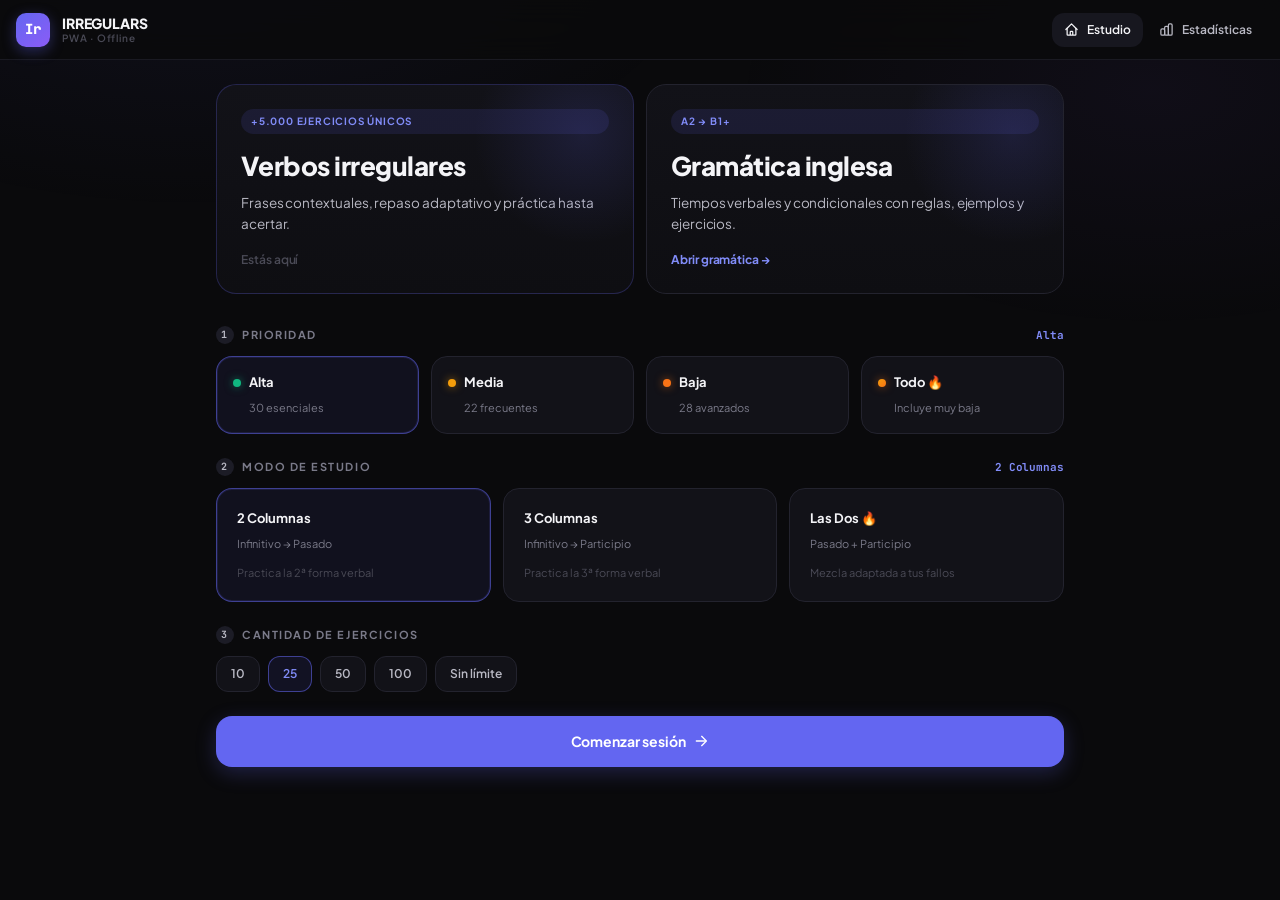
<file: index.html>
<!DOCTYPE html>
<html lang="es" class="dark">
<head>
  <meta charset="UTF-8" />
  <meta name="viewport" content="width=device-width, initial-scale=1.0, maximum-scale=1.0, user-scalable=no, viewport-fit=cover" />
  <title>IRREGULARS — Verbos irregulares en inglés</title>
  <meta name="description" content="Aprende los verbos irregulares en inglés con más de 5.000 ejercicios contextuales." />

  <link rel="manifest" href="manifest.json" />
  <meta name="theme-color" content="#0a0a0c" />
  <meta name="apple-mobile-web-app-capable" content="yes" />
  <meta name="apple-mobile-web-app-status-bar-style" content="black-translucent" />
  <meta name="apple-mobile-web-app-title" content="IRREGULARS" />

  <link rel="preconnect" href="https://fonts.googleapis.com" />
  <link rel="preconnect" href="https://fonts.gstatic.com" crossorigin />
  <link href="https://fonts.googleapis.com/css2?family=Plus+Jakarta+Sans:wght@400;500;600;700;800&family=JetBrains+Mono:wght@400;500;600;700&display=swap" rel="stylesheet" />

  <link rel="stylesheet" href="styles.css" />
</head>

<body class="app-body">

  <div id="splash-screen" class="splash" aria-hidden="true">
    <div class="splash__logo-wrap">
      <div class="splash__glow"></div>
      <div class="splash__logo"><span>Ir</span></div>
    </div>
    <h1 class="splash__title">IRREGULARS</h1>
    <p class="splash__subtitle">Domina los verbos irregulares</p>
    <div class="splash__bar">
      <div id="splash-progress" class="splash__bar-fill"></div>
    </div>
  </div>

  <header class="app-header">
    <button type="button" class="brand" aria-label="Ir al inicio">
      <span class="brand__logo">Ir</span>
      <span class="brand__text">
        <span class="brand__name">IRREGULARS</span>
        <span class="brand__tag">PWA · Offline</span>
      </span>
    </button>

    <nav class="topnav" aria-label="Navegación principal">
      <button type="button" id="nav-home" class="topnav__btn is-active">
        <svg viewBox="0 0 24 24" fill="none" stroke="currentColor" stroke-width="2" stroke-linecap="round" stroke-linejoin="round" aria-hidden="true">
          <path d="M3 12l2-2 7-7 7 7 2 2" />
          <path d="M5 10v10a1 1 0 0 0 1 1h3m10-11v10a1 1 0 0 1-1 1h-3m-6 0a1 1 0 0 0 1-1v-4a1 1 0 0 1 1-1h2a1 1 0 0 1 1 1v4a1 1 0 0 0 1 1m-6 0h6" />
        </svg>
        <span>Estudio</span>
      </button>

      <button type="button" id="nav-stats" class="topnav__btn">
        <svg viewBox="0 0 24 24" fill="none" stroke="currentColor" stroke-width="2" stroke-linecap="round" stroke-linejoin="round" aria-hidden="true">
          <path d="M9 19v-6a2 2 0 0 0-2-2H5a2 2 0 0 0-2 2v6a2 2 0 0 0 2 2h2a2 2 0 0 0 2-2z" />
          <path d="M9 19V9a2 2 0 0 1 2-2h2a2 2 0 0 1 2 2v10" />
          <path d="M9 19a2 2 0 0 0 2 2h2a2 2 0 0 0 2-2m0 0V5a2 2 0 0 1 2-2h2a2 2 0 0 1 2 2v14a2 2 0 0 1-2 2h-2a2 2 0 0 1-2-2z" />
        </svg>
        <span>Estadísticas</span>
      </button>

      <button type="button" id="install-btn" class="topnav__btn topnav__btn--install" hidden>
        <svg viewBox="0 0 24 24" fill="none" stroke="currentColor" stroke-width="2" stroke-linecap="round" stroke-linejoin="round" aria-hidden="true">
          <path d="M4 16v1a3 3 0 0 0 3 3h10a3 3 0 0 0 3-3v-1" />
          <path d="M12 4v12" />
          <path d="M8 12l4 4 4-4" />
        </svg>
        <span>Instalar</span>
      </button>
    </nav>
  </header>

  <main class="app-main">

    <section id="view-home" class="view view--home is-visible">
      <div class="banner-duo">

  <a href="index.html" class="banner banner--link is-current" aria-current="page">
    <span class="banner__badge">+5.000 ejercicios únicos</span>
    <h2 class="banner__title">Verbos irregulares</h2>
    <p class="banner__text">Frases contextuales, repaso adaptativo y práctica hasta acertar.</p>
    <span class="banner__cta banner__cta--current">Estás aquí</span>
  </a>

  <a href="grammar.html" class="banner banner--link">
    <span class="banner__badge">A2 → B1+</span>
    <h2 class="banner__title">Gramática inglesa</h2>
    <p class="banner__text">Tiempos verbales y condicionales con reglas, ejemplos y ejercicios.</p>
    <span class="banner__cta">Abrir gramática →</span>
  </a>

</div>

      <section class="block">
        <header class="block__head">
          <h3 class="block__title"><span class="block__step">1</span> Prioridad</h3>
          <span id="selected-priority-label" class="block__value">Alta</span>
        </header>

        <div class="grid grid--4 grid--priority">
          <button type="button" id="p-high" class="tile tile--priority is-active">
            <span class="dot dot--high"></span>
            <span class="tile__title">Alta</span>
            <span class="tile__meta">30 esenciales</span>
          </button>
          <button type="button" id="p-medium" class="tile tile--priority">
            <span class="dot dot--medium"></span>
            <span class="tile__title">Media</span>
            <span class="tile__meta">22 frecuentes</span>
          </button>
          <button type="button" id="p-low" class="tile tile--priority">
            <span class="dot dot--low"></span>
            <span class="tile__title">Baja</span>
            <span class="tile__meta">28 avanzados</span>
          </button>
          <button type="button" id="p-all" class="tile tile--priority tile--fire">
            <span class="dot dot--fire"></span>
            <span class="tile__title">Todo 🔥</span>
            <span class="tile__meta">Incluye muy baja</span>
          </button>
        </div>
      </section>

      <section class="block">
        <header class="block__head">
          <h3 class="block__title"><span class="block__step">2</span> Modo de estudio</h3>
          <span id="selected-mode-label" class="block__value">2 Columnas</span>
        </header>

        <div class="grid grid--3 grid--mode">
          <button type="button" id="m-2col" class="tile tile--mode is-active">
            <span class="tile__title">2 Columnas</span>
            <span class="tile__meta">Infinitivo → Pasado</span>
            <span class="tile__hint">Practica la 2ª forma verbal</span>
          </button>
          <button type="button" id="m-3col" class="tile tile--mode">
            <span class="tile__title">3 Columnas</span>
            <span class="tile__meta">Infinitivo → Participio</span>
            <span class="tile__hint">Practica la 3ª forma verbal</span>
          </button>
          <button type="button" id="m-both" class="tile tile--mode tile--fire">
            <span class="tile__title">Las Dos 🔥</span>
            <span class="tile__meta">Pasado + Participio</span>
            <span class="tile__hint">Mezcla adaptada a tus fallos</span>
          </button>
        </div>
      </section>

      <section class="block">
        <header class="block__head">
          <h3 class="block__title"><span class="block__step">3</span> Cantidad de ejercicios</h3>
        </header>

        <div class="chips">
          <button type="button" class="chip limit-btn" data-limit="10">10</button>
          <button type="button" class="chip limit-btn is-active" data-limit="25">25</button>
          <button type="button" class="chip limit-btn" data-limit="50">50</button>
          <button type="button" class="chip limit-btn" data-limit="100">100</button>
          <button type="button" class="chip limit-btn" data-limit="0">Sin límite</button>
        </div>
      </section>

      <button type="button" class="btn btn--primary btn--lg" id="start-session-btn">
        <span>Comenzar sesión</span>
        <svg viewBox="0 0 24 24" fill="none" stroke="currentColor" stroke-width="2" stroke-linecap="round" stroke-linejoin="round" aria-hidden="true">
          <path d="M5 12h14" />
          <path d="M13 5l7 7-7 7" />
        </svg>
      </button>
    </section>

    <section id="view-study" class="view view--study">
      <div class="study-bar">
        <button type="button" class="btn btn--ghost" id="exit-session-btn">
          <svg viewBox="0 0 24 24" fill="none" stroke="currentColor" stroke-width="2" stroke-linecap="round" stroke-linejoin="round" aria-hidden="true">
            <path d="M19 12H5" />
            <path d="M12 19l-7-7 7-7" />
          </svg>
          <span>Salir</span>
        </button>

        <div class="study-bar__progress">
          <span id="session-counter" class="study-bar__count">1 / 25</span>
          <div class="progress">
            <div id="session-progress-bar" class="progress__fill"></div>
          </div>
        </div>
      </div>

      <div class="flashcard-stage">
        <div id="flashcard" class="flashcard">
          <div class="flashcard__inner">

            <div class="flashcard__face flashcard__face--front">
              <header class="flashcard__head">
                <span id="card-type-badge" class="badge badge--type">Pasado</span>
                <span id="card-verb-hint" class="flashcard__hint">verbo: go</span>
              </header>

              <p id="card-sentence" class="flashcard__sentence">
                I ___ (go) to school yesterday.
              </p>

              <form id="answer-form" class="answer" autocomplete="off">
                <input id="answer-input" class="answer__input" type="text" placeholder="Escribe la respuesta…" spellcheck="false" autocapitalize="none" autocorrect="off" inputmode="text" />
                <button type="submit" class="btn btn--primary btn--block">Comprobar</button>
              </form>
            </div>

            <div class="flashcard__face flashcard__face--back">
              <header class="flashcard__head">
                <span class="badge badge--fail">¡Fallo!</span>
                <span id="feedback-correct-word" class="flashcard__hint flashcard__hint--fail">Respuesta: WENT</span>
              </header>

              <div class="lesson">
                <div class="lesson__title">
                  <span id="mini-verb-title" class="lesson__verb">GO</span>
                  <span id="mini-verb-es" class="lesson__es">ir</span>
                </div>
                <div class="lesson__rows">
                  <div class="lesson__row">
                    <span class="lesson__k">Infinitivo</span>
                    <span id="mini-base" class="lesson__v">go</span>
                  </div>
                  <div class="lesson__row">
                    <span class="lesson__k">Pasado</span>
                    <span id="mini-past" class="lesson__v lesson__v--past">went</span>
                  </div>
                  <div class="lesson__row">
                    <span class="lesson__k">Participio</span>
                    <span id="mini-part" class="lesson__v lesson__v--part">gone</span>
                  </div>
                </div>
              </div>

              <button type="button" class="btn btn--ghost btn--block" id="next-card-btn">
                Continuar practicando ↵
              </button>
            </div>

          </div>
        </div>
      </div>
    </section>

    <section id="view-stats" class="view view--stats">
      <div class="stats-head">
        <div>
          <h2 class="stats-head__title">Estadísticas</h2>
          <p class="stats-head__subtitle">Tu progreso se guarda en este dispositivo.</p>
        </div>
        <button type="button" class="btn btn--danger" id="reset-stats-btn">Reiniciar datos</button>
      </div>

      <div class="grid grid--4 grid--metrics">
        <div class="metric">
          <span class="metric__k">Ejercicios</span>
          <span id="stat-total" class="metric__v">0</span>
        </div>
        <div class="metric">
          <span class="metric__k">Aciertos</span>
          <span id="stat-accuracy" class="metric__v metric__v--ok">0%</span>
        </div>
        <div class="metric">
          <span class="metric__k">Racha actual</span>
          <span id="stat-streak" class="metric__v metric__v--warn">0</span>
        </div>
        <div class="metric">
          <span class="metric__k">Mejor racha</span>
          <span id="stat-best-streak" class="metric__v metric__v--info">0</span>
        </div>
      </div>

      <div class="panel">
        <h3 class="panel__title">Progreso por prioridad</h3>

        <div class="progress-row">
          <div class="progress-row__head">
            <span>🟢 Alta</span>
            <span id="prog-high" class="progress-row__pct">0%</span>
          </div>
          <div class="progress">
            <div id="bar-high" class="progress__fill progress__fill--high"></div>
          </div>
        </div>

        <div class="progress-row">
          <div class="progress-row__head">
            <span>🟡 Media</span>
            <span id="prog-medium" class="progress-row__pct">0%</span>
          </div>
          <div class="progress">
            <div id="bar-medium" class="progress__fill progress__fill--medium"></div>
          </div>
        </div>

        <div class="progress-row">
          <div class="progress-row__head">
            <span>🟠 Baja</span>
            <span id="prog-low" class="progress-row__pct">0%</span>
          </div>
          <div class="progress">
            <div id="bar-low" class="progress__fill progress__fill--low"></div>
          </div>
        </div>
      </div>
    </section>

  </main>

  <div id="toast" class="toast" role="status" aria-live="polite">
    <div id="toast-content" class="toast__content">
      <svg viewBox="0 0 24 24" fill="none" stroke="currentColor" stroke-width="2" stroke-linecap="round" stroke-linejoin="round" aria-hidden="true">
        <path d="M5 13l4 4L19 7" />
      </svg>
      <span id="toast-msg">¡Correcto!</span>
    </div>
  </div>

  <script src="data-verbs.js"></script>
  <script src="data-generator.js"></script>
  <script src="app.js"></script>

  <script>
    /* ============================================================
       SERVICE WORKER — registro con auto-actualización forzada
       ============================================================ */
    if ("serviceWorker" in navigator) {
      window.addEventListener("load", function () {

        // 1) Registrar el SW
        navigator.serviceWorker.register("sw.js").then(function (reg) {

          // 2) Forzar comprobación de actualización en cada carga
          reg.update().catch(function () {});

          // 3) Si hay un SW esperando (versión nueva instalada), activarlo YA
          if (reg.waiting) {
            reg.waiting.postMessage({ type: "SKIP_WAITING" });
          }

          // 4) Escuchar cambios: si se activa un SW nuevo, recargar UNA vez
          reg.addEventListener("updatefound", function () {
            var newWorker = reg.installing;
            if (!newWorker) return;
            newWorker.addEventListener("statechange", function () {
              if (newWorker.state === "installed" && navigator.serviceWorker.controller) {
                // Hay versión nueva lista → recargar
                window.location.reload();
              }
            });
          });
        }).catch(function (err) {
          console.warn("[IRREGULARS] SW register error:", err);
        });

        // 5) Cuando el controller cambia (SW nuevo toma el control), recargar UNA vez
        var refreshing = false;
        navigator.serviceWorker.addEventListener("controllerchange", function () {
          if (refreshing) return;
          refreshing = true;
          window.location.reload();
        });
      });
    }
  </script>

</body>
</html>
</file>
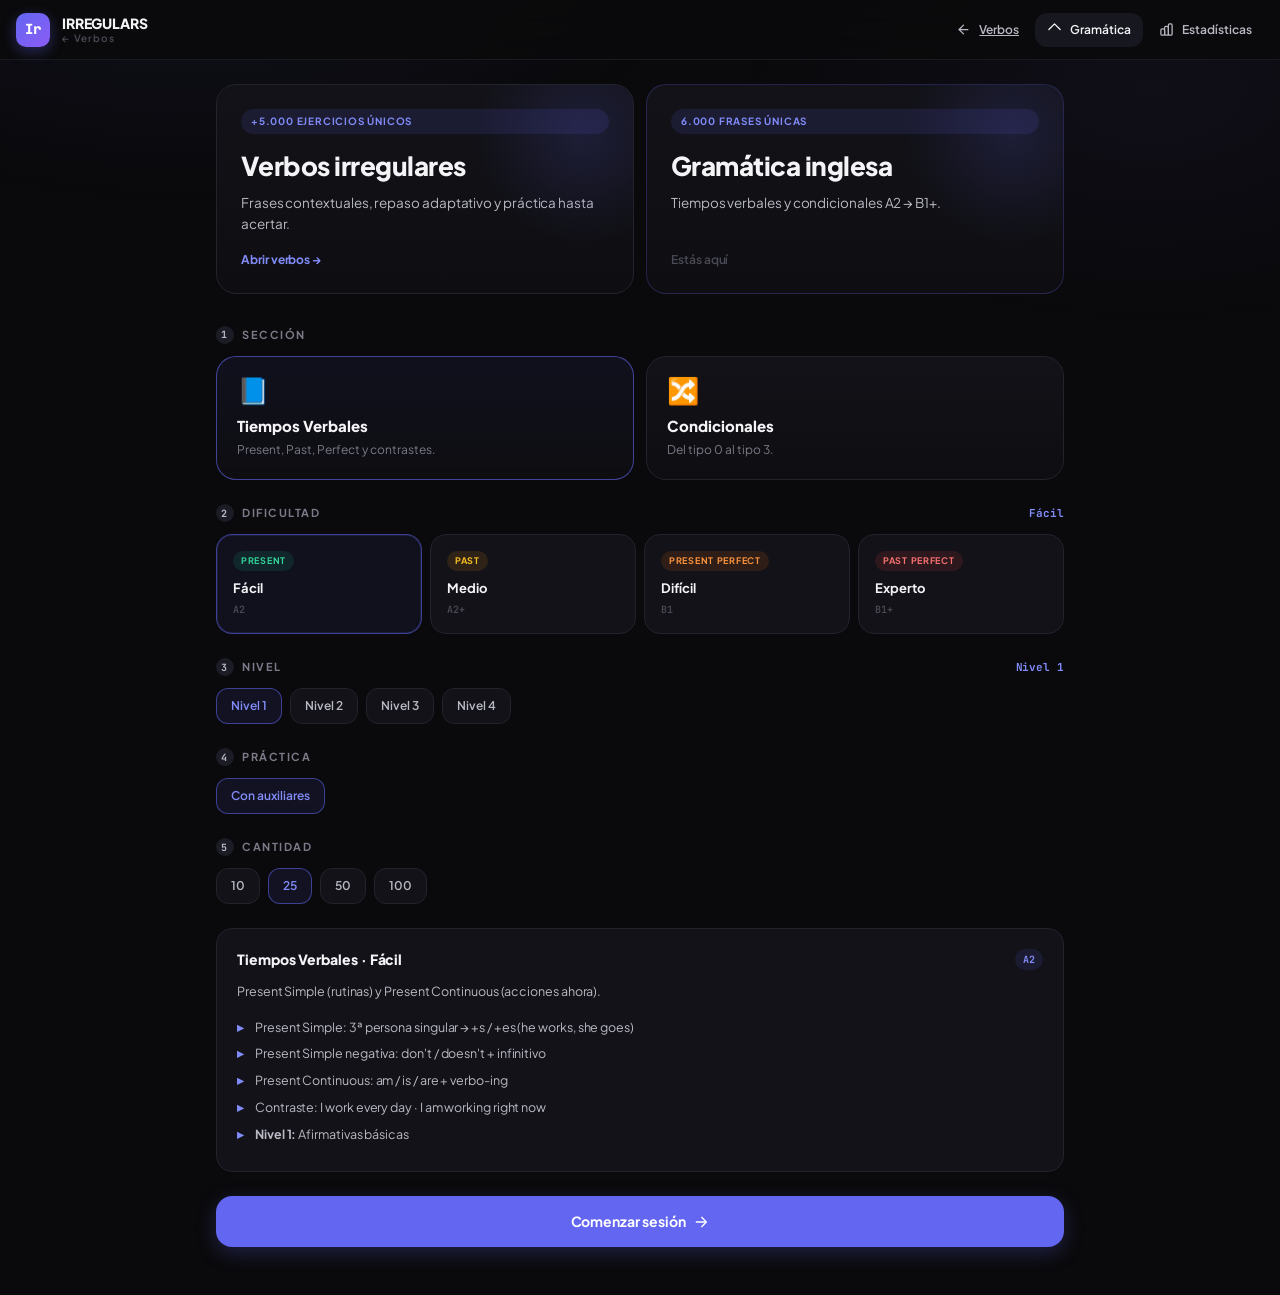
<file: grammar.html>
<!DOCTYPE html>
<html lang="es" class="dark">
<head>
  <meta charset="UTF-8" />
  <meta name="viewport" content="width=device-width, initial-scale=1.0, maximum-scale=1.0, user-scalable=no, viewport-fit=cover" />
  <title>Gramática — IRREGULARS</title>
  <meta name="description" content="Gramática inglesa A2 → B1+ con ejercicios contextuales." />

  <link rel="manifest" href="manifest.json" />
  <meta name="theme-color" content="#0a0a0c" />
  <meta name="apple-mobile-web-app-capable" content="yes" />
  <meta name="apple-mobile-web-app-status-bar-style" content="black-translucent" />

  <link rel="preconnect" href="https://fonts.googleapis.com" />
  <link rel="preconnect" href="https://fonts.gstatic.com" crossorigin />
  <link href="https://fonts.googleapis.com/css2?family=Plus+Jakarta+Sans:wght@400;500;600;700;800&family=JetBrains+Mono:wght@400;500;600;700&display=swap" rel="stylesheet" />

  <link rel="stylesheet" href="styles.css" />
  <link rel="stylesheet" href="grammar.css" />
</head>

<body class="app-body">

  <div id="splash-screen" class="splash" aria-hidden="true">
    <div class="splash__logo-wrap">
      <div class="splash__glow"></div>
      <div class="splash__logo"><span>Gr</span></div>
    </div>
    <h1 class="splash__title">GRAMÁTICA</h1>
    <p class="splash__subtitle">De A2 a B1+</p>
    <div class="splash__bar">
      <div id="splash-progress" class="splash__bar-fill"></div>
    </div>
  </div>

  <header class="app-header">
    <a href="index.html" class="brand grammar-back" aria-label="Volver a verbos">
      <span class="brand__logo">Ir</span>
      <span class="brand__text">
        <span class="brand__name">IRREGULARS</span>
        <span class="brand__tag">← Verbos</span>
      </span>
    </a>

    <nav class="topnav">
      <a href="index.html" class="topnav__btn">
        <svg viewBox="0 0 24 24" fill="none" stroke="currentColor" stroke-width="2" stroke-linecap="round" stroke-linejoin="round"><path d="M19 12H5" /><path d="M12 19l-7-7 7-7" /></svg>
        <span>Verbos</span>
      </a>
      <button type="button" id="nav-home" class="topnav__btn is-active">
        <svg viewBox="0 0 24 24" fill="none" stroke="currentColor" stroke-width="2" stroke-linecap="round" stroke-linejoin="round"><path d="M3 12l2-2 7-7 7 7 2 2" /></svg>
        <span>Gramática</span>
      </button>
      <button type="button" id="nav-stats" class="topnav__btn">
        <svg viewBox="0 0 24 24" fill="none" stroke="currentColor" stroke-width="2" stroke-linecap="round" stroke-linejoin="round"><path d="M9 19v-6a2 2 0 0 0-2-2H5a2 2 0 0 0-2 2v6a2 2 0 0 0 2 2h2a2 2 0 0 0 2-2z" /><path d="M9 19V9a2 2 0 0 1 2-2h2a2 2 0 0 1 2 2v10" /><path d="M9 19a2 2 0 0 0 2 2h2a2 2 0 0 0 2-2m0 0V5a2 2 0 0 1 2-2h2a2 2 0 0 1 2 2v14a2 2 0 0 1-2 2h-2a2 2 0 0 1-2-2z" /></svg>
        <span>Estadísticas</span>
      </button>
    </nav>
  </header>

  <main class="app-main">

    <section id="view-home" class="view view--home is-visible">

      <div class="banner-duo">
        <a href="index.html" class="banner banner--link">
          <span class="banner__badge">+5.000 ejercicios únicos</span>
          <h2 class="banner__title">Verbos irregulares</h2>
          <p class="banner__text">Frases contextuales, repaso adaptativo y práctica hasta acertar.</p>
          <span class="banner__cta">Abrir verbos →</span>
        </a>
        <a href="grammar.html" class="banner banner--link is-current" aria-current="page">
          <span class="banner__badge">6.000 frases únicas</span>
          <h2 class="banner__title">Gramática inglesa</h2>
          <p class="banner__text">Tiempos verbales y condicionales A2 → B1+.</p>
          <span class="banner__cta banner__cta--current">Estás aquí</span>
        </a>
      </div>

      <section class="block">
        <header class="block__head">
          <h3 class="block__title"><span class="block__step">1</span> Sección</h3>
        </header>
        <div class="section-cards" id="section-cards">
          <button type="button" class="section-card is-active" data-section="tenses">
            <span class="section-card__icon">📘</span>
            <span class="section-card__title">Tiempos Verbales</span>
            <span class="section-card__desc">Present, Past, Perfect y contrastes.</span>
          </button>
          <button type="button" class="section-card" data-section="conditionals">
            <span class="section-card__icon">🔀</span>
            <span class="section-card__title">Condicionales</span>
            <span class="section-card__desc">Del tipo 0 al tipo 3.</span>
          </button>
        </div>
      </section>

      <section class="block">
        <header class="block__head">
          <h3 class="block__title"><span class="block__step">2</span> Dificultad</h3>
          <span id="selected-difficulty-label" class="block__value">Fácil</span>
        </header>
        <div class="difficulty-grid" id="difficulty-grid"></div>
      </section>

      <section class="block">
        <header class="block__head">
          <h3 class="block__title"><span class="block__step">3</span> Nivel</h3>
          <span id="selected-level-label" class="block__value">Nivel 1</span>
        </header>
        <div class="chips" id="level-chips"></div>
      </section>

      <section class="block">
        <header class="block__head">
          <h3 class="block__title"><span class="block__step">4</span> Práctica</h3>
        </header>
        <div class="chips">
          <button type="button" id="aux-mode-btn" class="chip is-active">Con auxiliares</button>
        </div>
      </section>

      <section class="block">
        <header class="block__head">
          <h3 class="block__title"><span class="block__step">5</span> Cantidad</h3>
        </header>
        <div class="chips">
          <button type="button" class="chip limit-btn" data-limit="10">10</button>
          <button type="button" class="chip limit-btn is-active" data-limit="25">25</button>
          <button type="button" class="chip limit-btn" data-limit="50">50</button>
          <button type="button" class="chip limit-btn" data-limit="100">100</button>
        </div>
      </section>

      <section class="block">
        <div class="rules-panel" id="rules-panel">
          <div class="rules-panel__head">
            <span class="rules-panel__title" id="rules-title">—</span>
            <span class="rules-panel__cefr" id="rules-cefr">—</span>
          </div>
          <p class="rules-panel__desc" id="rules-desc">—</p>
          <ul class="rules-panel__list" id="rules-list"></ul>
        </div>
      </section>

      <button type="button" class="btn btn--primary btn--lg" id="start-session-btn">
        <span>Comenzar sesión</span>
        <svg viewBox="0 0 24 24" fill="none" stroke="currentColor" stroke-width="2" stroke-linecap="round" stroke-linejoin="round"><path d="M5 12h14" /><path d="M13 5l7 7-7 7" /></svg>
      </button>
    </section>

    <section id="view-study" class="view view--study">
      <div class="study-bar">
        <button type="button" class="btn btn--ghost" id="exit-session-btn">
          <svg viewBox="0 0 24 24" fill="none" stroke="currentColor" stroke-width="2" stroke-linecap="round" stroke-linejoin="round"><path d="M19 12H5" /><path d="M12 19l-7-7 7-7" /></svg>
          <span>Salir</span>
        </button>
        <div class="study-bar__progress">
          <span id="session-counter" class="study-bar__count">1 / 25</span>
          <div class="progress"><div id="session-progress-bar" class="progress__fill"></div></div>
        </div>
      </div>

      <div class="flashcard-stage">
        <div id="flashcard" class="flashcard">
          <div class="flashcard__inner">

            <div class="flashcard__face flashcard__face--front">
              <header class="flashcard__head">
                <span id="card-type-badge" class="badge badge--type">Gramática</span>
                <span id="card-verb-hint" class="flashcard__hint">—</span>
              </header>
              <p id="card-sentence" class="flashcard__sentence">Cargando…</p>
              <form id="answer-form" class="answer" autocomplete="off">
                <input id="answer-input" class="answer__input" type="text" placeholder="Escribe la respuesta…" spellcheck="false" autocapitalize="none" autocorrect="off" />
                <button type="submit" class="btn btn--primary btn--block">Comprobar</button>
              </form>
            </div>

            <div class="flashcard__face flashcard__face--back">
              <header class="flashcard__head">
                <span class="badge badge--fail">Fallo</span>
                <span id="feedback-correct-word" class="flashcard__hint flashcard__hint--fail">Respuesta: —</span>
              </header>

              <div class="lesson">
                <div class="lesson__title">
                  <span id="mini-verb-title" class="lesson__verb">—</span>
                  <span id="mini-verb-es" class="lesson__es">—</span>
                </div>
                <div class="lesson__rows">
                  <div class="lesson__row">
                    <span class="lesson__k">Tiempo</span>
                    <span id="feedback-time" class="lesson__v">—</span>
                  </div>
                  <div class="lesson__row">
                    <span class="lesson__k">Nivel</span>
                    <span id="feedback-level" class="lesson__v">—</span>
                  </div>
                  <div class="lesson__row">
                    <span class="lesson__k">CEFR</span>
                    <span id="feedback-cefr" class="lesson__v">—</span>
                  </div>
                </div>
              </div>

              <div class="feedback-box">
                <div class="feedback-box__line" id="feedback-your-answer">—</div>
                <div class="feedback-box__line feedback-box__line--strong" id="feedback-explanation">—</div>
                <div class="feedback-box__line feedback-box__line--muted" id="feedback-example">—</div>
              </div>

              <button type="button" class="btn btn--ghost btn--block" id="next-card-btn">
                Continuar practicando
              </button>
            </div>

          </div>
        </div>
      </div>
    </section>

    <section id="view-stats" class="view view--stats">
      <div class="stats-head">
        <div>
          <h2 class="stats-head__title">Estadísticas</h2>
          <p class="stats-head__subtitle">Tu progreso se guarda en este dispositivo.</p>
        </div>
        <button type="button" class="btn btn--danger" id="reset-stats-btn">Reiniciar datos</button>
      </div>

      <div class="grid grid--4 grid--metrics">
        <div class="metric"><span class="metric__k">Ejercicios</span><span id="stat-total" class="metric__v">0</span></div>
        <div class="metric"><span class="metric__k">Aciertos</span><span id="stat-accuracy" class="metric__v metric__v--ok">0%</span></div>
        <div class="metric"><span class="metric__k">Racha actual</span><span id="stat-streak" class="metric__v metric__v--warn">0</span></div>
        <div class="metric"><span class="metric__k">Mejor racha</span><span id="stat-best-streak" class="metric__v metric__v--info">0</span></div>
      </div>

      <div class="panel">
        <h3 class="panel__title">Progreso por dificultad</h3>

        <div class="progress-row">
          <div class="progress-row__head"><span>🟢 Fácil</span><span id="prog-easy" class="progress-row__pct">0%</span></div>
          <div class="progress"><div id="bar-easy" class="progress__fill progress__fill--high"></div></div>
        </div>
        <div class="progress-row">
          <div class="progress-row__head"><span>🟡 Medio</span><span id="prog-medium" class="progress-row__pct">0%</span></div>
          <div class="progress"><div id="bar-medium" class="progress__fill progress__fill--medium"></div></div>
        </div>
        <div class="progress-row">
          <div class="progress-row__head"><span>🟠 Difícil</span><span id="prog-hard" class="progress-row__pct">0%</span></div>
          <div class="progress"><div id="bar-hard" class="progress__fill progress__fill--low"></div></div>
        </div>
        <div class="progress-row">
          <div class="progress-row__head"><span>🔴 Experto</span><span id="prog-expert" class="progress-row__pct">0%</span></div>
          <div class="progress"><div id="bar-expert" class="progress__fill progress__fill--low"></div></div>
        </div>
      </div>
    </section>

  </main>

  <div id="toast" class="toast" role="status" aria-live="polite">
    <div id="toast-content" class="toast__content">
      <svg viewBox="0 0 24 24" fill="none" stroke="currentColor" stroke-width="2" stroke-linecap="round" stroke-linejoin="round"><path d="M5 13l4 4L19 7" /></svg>
      <span id="toast-msg">¡Correcto!</span>
    </div>
  </div>

  <script src="data-verbs.js"></script>
  <script src="data-grammar.js"></script>
  <script src="grammar-generator.js"></script>
  <script src="app.js"></script>
  <script src="grammar-app.js"></script>
  <script src="grammar-verify.js"></script>

  <script>
    (function () {
      function boot() {
        var ok = window.__grammarVerify ? window.__grammarVerify() : false;
        if (!ok) { console.error("[GRAMMAR] Verificación falló."); return; }
        try { window.__grammarApp.init(); }
        catch (err) {
          console.error("[GRAMMAR] Error en init:", err);
          var s = document.getElementById("splash-screen");
          if (s) s.remove();
        }
      }
      if (document.readyState === "complete" || document.readyState === "interactive") {
        setTimeout(boot, 0);
      } else {
        document.addEventListener("DOMContentLoaded", boot);
      }
    })();

    if ("serviceWorker" in navigator) {
      window.addEventListener("load", function () {
        navigator.serviceWorker.register("sw.js").then(function (reg) {
          reg.update().catch(function () {});
          if (reg.waiting) reg.waiting.postMessage({ type: "SKIP_WAITING" });
          reg.addEventListener("updatefound", function () {
            var nw = reg.installing;
            if (!nw) return;
            nw.addEventListener("statechange", function () {
              if (nw.state === "installed" && navigator.serviceWorker.controller) {
                window.location.reload();
              }
            });
          });
        }).catch(function (err) { console.warn("[GRAMMAR] SW register error:", err); });

        var refreshing = false;
        navigator.serviceWorker.addEventListener("controllerchange", function () {
          if (refreshing) return;
          refreshing = true;
          window.location.reload();
        });
      });
    }
  </script>

</body>
</html>
</file>
<file: styles.css>
/* ============================================================
   IRREGULARS — styles.css
   Sistema visual completo (dark, minimalista, elegante)
   ============================================================ */

/* ------------------------------------------------------------
   1. RESET
   ------------------------------------------------------------ */
*,
*::before,
*::after {
  box-sizing: border-box;
  margin: 0;
  padding: 0;
}

button,
input,
select,
textarea {
  font: inherit;
  color: inherit;
  background: none;
  border: 0;
}

button {
  cursor: pointer;
  -webkit-tap-highlight-color: transparent;
}

input:focus,
button:focus {
  outline: none;
}

img,
svg {
  display: block;
  max-width: 100%;
}

/* ------------------------------------------------------------
   2. VARIABLES
   ------------------------------------------------------------ */
:root {
  /* Colores base */
  --bg:            #0a0a0c;
  --bg-2:          #0e0e12;
  --surface:       #121218;
  --surface-2:     #17171f;
  --surface-3:     #1c1c26;
  --line:          #23232e;
  --line-soft:     #1a1a22;

  /* Texto */
  --text:          #f4f4f7;
  --text-2:        #b9b9c4;
  --text-3:        #7a7a89;
  --text-4:        #4a4a56;

  /* Acento principal */
  --accent:        #6366f1;
  --accent-2:      #818cf8;
  --accent-soft:   rgba(99, 102, 241, 0.12);

  /* Colores de prioridad (solo acentos) */
  --c-high:        #10b981;
  --c-medium:      #f59e0b;
  --c-low:         #f97316;
  --c-very-low:    #ef4444;
  --c-info:        #60a5fa;

  /* Estados */
  --c-ok:          #10b981;
  --c-fail:        #ef4444;

  /* Espaciado */
  --s-1: 4px;
  --s-2: 8px;
  --s-3: 12px;
  --s-4: 16px;
  --s-5: 20px;
  --s-6: 24px;
  --s-7: 32px;
  --s-8: 48px;

  /* Radios */
  --r-sm: 8px;
  --r-md: 12px;
  --r-lg: 16px;
  --r-xl: 20px;
  --r-full: 999px;

  /* Sombras */
  --shadow-sm: 0 1px 2px rgba(0, 0, 0, 0.35);
  --shadow-md: 0 4px 16px rgba(0, 0, 0, 0.4);
  --shadow-lg: 0 12px 40px rgba(0, 0, 0, 0.5);

  /* Tipografías */
  --font-sans: "Plus Jakarta Sans", -apple-system, BlinkMacSystemFont, "Segoe UI", Roboto, sans-serif;
  --font-mono: "JetBrains Mono", "SFMono-Regular", Menlo, Consolas, monospace;

  /* Transiciones */
  --t-fast: 120ms cubic-bezier(0.4, 0, 0.2, 1);
  --t-base: 220ms cubic-bezier(0.4, 0, 0.2, 1);
  --t-slow: 400ms cubic-bezier(0.4, 0, 0.2, 1);

  /* Layout */
  --maxw: 880px;
  --header-h: 60px;
}

/* ------------------------------------------------------------
   3. BASE
   ------------------------------------------------------------ */
html {
  height: 100%;
  -webkit-text-size-adjust: 100%;
}

body {
  min-height: 100dvh;
  background: var(--bg);
  color: var(--text);
  font-family: var(--font-sans);
  font-size: 15px;
  line-height: 1.5;
  letter-spacing: -0.005em;
  -webkit-font-smoothing: antialiased;
  -moz-osx-font-smoothing: grayscale;
  display: flex;
  flex-direction: column;
  overflow-x: hidden;
}

/* Fondo con sutiles halos de color (muy tenues) */
body::before {
  content: "";
  position: fixed;
  inset: 0;
  pointer-events: none;
  z-index: 0;
  background:
    radial-gradient(900px 500px at 15% -10%, rgba(99, 102, 241, 0.08), transparent 60%),
    radial-gradient(700px 400px at 90% 10%, rgba(139, 92, 246, 0.05), transparent 60%);
}

/* ------------------------------------------------------------
   4. SPLASH
   ------------------------------------------------------------ */
.splash {
  position: fixed;
  inset: 0;
  z-index: 100;
  display: flex;
  flex-direction: column;
  align-items: center;
  justify-content: center;
  background: var(--bg);
  transition: opacity 500ms ease;
}

.splash.is-hidden {
  opacity: 0;
  pointer-events: none;
}

.splash__logo-wrap {
  position: relative;
  display: flex;
  align-items: center;
  justify-content: center;
  margin-bottom: var(--s-6);
}

.splash__glow {
  position: absolute;
  inset: -20px;
  background: radial-gradient(circle, rgba(99, 102, 241, 0.35), transparent 65%);
  filter: blur(20px);
  animation: pulse 2.2s ease-in-out infinite;
}

.splash__logo {
  position: relative;
  width: 68px;
  height: 68px;
  border-radius: 20px;
  background: linear-gradient(140deg, var(--accent), #8b5cf6);
  display: flex;
  align-items: center;
  justify-content: center;
  font-family: var(--font-mono);
  font-weight: 800;
  font-size: 26px;
  color: #fff;
  box-shadow: 0 12px 36px rgba(99, 102, 241, 0.4);
}

.splash__title {
  font-size: 26px;
  font-weight: 800;
  letter-spacing: -0.02em;
  margin-bottom: var(--s-1);
}

.splash__subtitle {
  font-size: 12px;
  font-weight: 500;
  color: var(--text-3);
  letter-spacing: 0.14em;
  text-transform: uppercase;
}

.splash__bar {
  margin-top: var(--s-7);
  width: 140px;
  height: 3px;
  background: var(--surface-3);
  border-radius: var(--r-full);
  overflow: hidden;
}

.splash__bar-fill {
  height: 100%;
  width: 0%;
  background: var(--accent);
  border-radius: var(--r-full);
  transition: width 350ms cubic-bezier(0.4, 0, 0.2, 1);
}

@keyframes pulse {
  0%, 100% { opacity: 0.7; transform: scale(1); }
  50%      { opacity: 1;   transform: scale(1.08); }
}

/* ------------------------------------------------------------
   5. HEADER
   ------------------------------------------------------------ */
.app-header {
  position: sticky;
  top: 0;
  z-index: 40;
  height: var(--header-h);
  padding: 0 var(--s-4);
  display: flex;
  align-items: center;
  justify-content: space-between;
  gap: var(--s-4);
  background: rgba(10, 10, 12, 0.82);
  backdrop-filter: blur(14px);
  -webkit-backdrop-filter: blur(14px);
  border-bottom: 1px solid var(--line-soft);
}

.brand {
  display: flex;
  align-items: center;
  gap: var(--s-3);
  color: inherit;
}

.brand__logo {
  width: 34px;
  height: 34px;
  border-radius: 10px;
  background: linear-gradient(140deg, var(--accent), #8b5cf6);
  display: flex;
  align-items: center;
  justify-content: center;
  font-family: var(--font-mono);
  font-weight: 800;
  font-size: 14px;
  color: #fff;
  box-shadow: 0 4px 14px rgba(99, 102, 241, 0.35);
}

.brand__text {
  display: flex;
  flex-direction: column;
  align-items: flex-start;
  line-height: 1;
}

.brand__name {
  font-size: 14px;
  font-weight: 800;
  letter-spacing: -0.01em;
}

.brand__tag {
  font-size: 10px;
  color: var(--text-4);
  font-weight: 600;
  letter-spacing: 0.08em;
  margin-top: 3px;
}

.topnav {
  display: flex;
  align-items: center;
  gap: var(--s-1);
}

.topnav__btn {
  display: inline-flex;
  align-items: center;
  gap: var(--s-2);
  padding: 8px 12px;
  border-radius: var(--r-md);
  font-size: 12px;
  font-weight: 600;
  color: var(--text-2);
  transition: background var(--t-fast), color var(--t-fast);
}

.topnav__btn svg {
  width: 15px;
  height: 15px;
}

.topnav__btn:hover {
  background: var(--surface-2);
  color: var(--text);
}

.topnav__btn.is-active {
  background: var(--surface-2);
  color: var(--text);
}

.topnav__btn--install {
  background: var(--accent);
  color: #fff;
}

.topnav__btn--install:hover {
  background: var(--accent-2);
}

@media (max-width: 560px) {
  .topnav__btn span { display: none; }
  .topnav__btn { padding: 8px 10px; }
}

/* ------------------------------------------------------------
   6. LAYOUT PRINCIPAL
   ------------------------------------------------------------ */
.app-main {
  position: relative;
  z-index: 1;
  flex: 1;
  width: 100%;
  max-width: var(--maxw);
  margin: 0 auto;
  padding: var(--s-6) var(--s-4) var(--s-8);
  display: flex;
  flex-direction: column;
}

.view {
  display: none;
  animation: fadeIn 320ms cubic-bezier(0.16, 1, 0.3, 1) both;
}

.view.is-visible {
  display: block;
}

.view--study {
  display: none;
  flex: 1;
  flex-direction: column;
  gap: var(--s-5);
}

.view--study.is-visible {
  display: flex;
}

@keyframes fadeIn {
  from { opacity: 0; transform: translateY(6px); }
  to   { opacity: 1; transform: translateY(0); }
}

/* ------------------------------------------------------------
   7. HOME
   ------------------------------------------------------------ */
.banner {
  position: relative;
  overflow: hidden;
  padding: var(--s-6);
  border: 1px solid var(--line);
  border-radius: var(--r-xl);
  background: linear-gradient(180deg, var(--surface) 0%, var(--bg-2) 100%);
  margin-bottom: var(--s-7);
}

.banner::after {
  content: "";
  position: absolute;
  top: -60px; right: -60px;
  width: 220px;
  height: 220px;
  border-radius: 50%;
  background: radial-gradient(circle, rgba(99, 102, 241, 0.15), transparent 70%);
  pointer-events: none;
}

.banner__badge {
  display: inline-block;
  padding: 5px 10px;
  border-radius: var(--r-full);
  background: var(--accent-soft);
  color: var(--accent-2);
  font-size: 10px;
  font-weight: 700;
  letter-spacing: 0.08em;
  text-transform: uppercase;
  margin-bottom: var(--s-3);
}

.banner__title {
  font-size: clamp(20px, 3.5vw, 26px);
  font-weight: 800;
  letter-spacing: -0.02em;
  margin-bottom: var(--s-2);
}

.banner__text {
  font-size: 13.5px;
  color: var(--text-2);
  max-width: 540px;
  line-height: 1.55;
}

/* Bloques */
.block {
  margin-bottom: var(--s-6);
}

.block__head {
  display: flex;
  align-items: center;
  justify-content: space-between;
  margin-bottom: var(--s-3);
}

.block__title {
  display: inline-flex;
  align-items: center;
  gap: var(--s-2);
  font-size: 11px;
  font-weight: 700;
  letter-spacing: 0.14em;
  text-transform: uppercase;
  color: var(--text-3);
}

.block__step {
  width: 18px;
  height: 18px;
  border-radius: var(--r-full);
  background: var(--surface-3);
  color: var(--text-2);
  font-family: var(--font-mono);
  font-size: 10px;
  font-weight: 700;
  display: inline-flex;
  align-items: center;
  justify-content: center;
}

.block__value {
  font-size: 11px;
  font-weight: 700;
  color: var(--accent-2);
  font-family: var(--font-mono);
}

/* Grids */
.grid {
  display: grid;
  gap: var(--s-3);
}

.grid--4 { grid-template-columns: repeat(4, 1fr); }
.grid--3 { grid-template-columns: repeat(3, 1fr); }

@media (max-width: 720px) {
  .grid--4 { grid-template-columns: repeat(2, 1fr); }
  .grid--3 { grid-template-columns: 1fr; }
}

/* ------------------------------------------------------------
   8. TILES (prioridad / modo)
   ------------------------------------------------------------ */
.tile {
  display: flex;
  flex-direction: column;
  align-items: flex-start;
  gap: 4px;
  padding: var(--s-4);
  border: 1px solid var(--line);
  border-radius: var(--r-lg);
  background: var(--surface);
  text-align: left;
  transition:
    border-color var(--t-fast),
    background var(--t-fast),
    transform var(--t-fast);
}

.tile:hover {
  border-color: #2c2c3a;
  background: var(--surface-2);
}

.tile:active {
  transform: scale(0.985);
}

.tile.is-active {
  border-color: rgba(99, 102, 241, 0.55);
  background: rgba(99, 102, 241, 0.08);
  box-shadow: 0 0 0 1px rgba(99, 102, 241, 0.15) inset;
}

.tile__title {
  font-size: 13px;
  font-weight: 700;
  color: var(--text);
}

.tile__meta {
  font-size: 11px;
  color: var(--text-3);
}

.tile__hint {
  font-size: 11px;
  color: var(--text-4);
  margin-top: 4px;
  line-height: 1.45;
}

.tile--priority {
  flex-direction: row;
  align-items: center;
  flex-wrap: wrap;
  gap: var(--s-2);
}

.tile--priority .tile__title {
  flex: 1;
}

.tile--priority .tile__meta {
  flex-basis: 100%;
  margin-left: 16px;
}

.tile--mode {
  padding: var(--s-5);
  gap: var(--s-2);
}

/* Dot de color (solo acento) */
.dot {
  width: 8px;
  height: 8px;
  border-radius: 50%;
  flex-shrink: 0;
}

.dot--high     { background: var(--c-high);    box-shadow: 0 0 8px rgba(16, 185, 129, 0.6); }
.dot--medium   { background: var(--c-medium);  box-shadow: 0 0 8px rgba(245, 158, 11, 0.6); }
.dot--low      { background: var(--c-low);     box-shadow: 0 0 8px rgba(249, 115, 22, 0.6); }
.dot--very-low { background: var(--c-very-low);box-shadow: 0 0 8px rgba(239, 68, 68, 0.55); }
.dot--fire     { background: linear-gradient(135deg, var(--c-medium), var(--c-low)); box-shadow: 0 0 8px rgba(249, 115, 22, 0.55); }

.tile--fire {
  position: relative;
}

.tile--fire.is-active {
  border-color: rgba(249, 115, 22, 0.5);
  background: rgba(249, 115, 22, 0.08);
}

/* ------------------------------------------------------------
   9. CHIPS (límite)
   ------------------------------------------------------------ */
.chips {
  display: flex;
  flex-wrap: wrap;
  gap: var(--s-2);
}

.chip {
  padding: 8px 14px;
  border: 1px solid var(--line);
  border-radius: var(--r-md);
  background: var(--surface);
  font-size: 12px;
  font-weight: 600;
  color: var(--text-2);
  transition: all var(--t-fast);
}

.chip:hover {
  border-color: #2c2c3a;
  color: var(--text);
}

.chip.is-active {
  border-color: rgba(99, 102, 241, 0.55);
  background: rgba(99, 102, 241, 0.1);
  color: var(--accent-2);
}

/* ------------------------------------------------------------
   10. BOTONES
   ------------------------------------------------------------ */
.btn {
  display: inline-flex;
  align-items: center;
  justify-content: center;
  gap: var(--s-2);
  padding: 10px 16px;
  border-radius: var(--r-md);
  font-size: 13px;
  font-weight: 700;
  letter-spacing: -0.005em;
  transition:
    background var(--t-fast),
    color var(--t-fast),
    border-color var(--t-fast),
    transform var(--t-fast);
  white-space: nowrap;
}

.btn svg {
  width: 16px;
  height: 16px;
}

.btn:active {
  transform: scale(0.98);
}

.btn--primary {
  background: var(--accent);
  color: #fff;
  box-shadow: 0 6px 20px rgba(99, 102, 241, 0.25);
}

.btn--primary:hover {
  background: var(--accent-2);
}

.btn--ghost {
  background: var(--surface-2);
  color: var(--text-2);
  border: 1px solid var(--line);
}

.btn--ghost:hover {
  background: var(--surface-3);
  color: var(--text);
}

.btn--danger {
  background: rgba(239, 68, 68, 0.1);
  color: #f87171;
  border: 1px solid rgba(239, 68, 68, 0.25);
}

.btn--danger:hover {
  background: rgba(239, 68, 68, 0.18);
}

.btn--lg {
  padding: 15px 22px;
  font-size: 14px;
  border-radius: var(--r-lg);
  width: 100%;
}

.btn--block {
  width: 100%;
  padding: 13px 18px;
}

/* ------------------------------------------------------------
   11. STUDY BAR
   ------------------------------------------------------------ */
.study-bar {
  display: flex;
  align-items: center;
  justify-content: space-between;
  gap: var(--s-4);
}

.study-bar__progress {
  display: flex;
  align-items: center;
  gap: var(--s-3);
  flex: 1;
  justify-content: flex-end;
}

.study-bar__count {
  font-family: var(--font-mono);
  font-size: 12px;
  font-weight: 700;
  color: var(--text-2);
  min-width: 62px;
  text-align: right;
}

/* ------------------------------------------------------------
   12. PROGRESS
   ------------------------------------------------------------ */
.progress {
  width: 130px;
  height: 6px;
  background: var(--surface-3);
  border-radius: var(--r-full);
  overflow: hidden;
}

@media (max-width: 480px) {
  .progress { width: 90px; }
}

.progress__fill {
  height: 100%;
  width: 0%;
  background: var(--accent);
  border-radius: var(--r-full);
  transition: width 320ms cubic-bezier(0.4, 0, 0.2, 1);
}

.progress__fill--high   { background: var(--c-high); }
.progress__fill--medium { background: var(--c-medium); }
.progress__fill--low    { background: var(--c-low); }

/* ------------------------------------------------------------
   13. FLASHCARD
   ------------------------------------------------------------ */
.flashcard-stage {
  flex: 1;
  display: flex;
  align-items: center;
  justify-content: center;
  padding: var(--s-2) 0;
}

.flashcard {
  width: 100%;
  max-width: 560px;
  perspective: 1200px;
}

.flashcard__inner {
  position: relative;
  width: 100%;
  min-height: 400px;
  transform-style: preserve-3d;
  transition: transform 600ms cubic-bezier(0.4, 0.2, 0.2, 1);
}

.flashcard.is-flipped .flashcard__inner {
  transform: rotateY(180deg);
}

.flashcard__face {
  position: absolute;
  inset: 0;
  display: flex;
  flex-direction: column;
  justify-content: space-between;
  gap: var(--s-5);
  padding: var(--s-6);
  border: 1px solid var(--line);
  border-radius: var(--r-xl);
  background: linear-gradient(180deg, var(--surface) 0%, var(--bg-2) 100%);
  box-shadow: var(--shadow-lg);
  backface-visibility: hidden;
  -webkit-backface-visibility: hidden;
  overflow: hidden;
}

.flashcard__face--back {
  transform: rotateY(180deg);
  background: linear-gradient(180deg, #15151d 0%, #0e0e14 100%);
  border-color: rgba(239, 68, 68, 0.25);
}

.flashcard__head {
  display: flex;
  align-items: center;
  justify-content: space-between;
  gap: var(--s-3);
}

.flashcard__hint {
  font-family: var(--font-mono);
  font-size: 11px;
  color: var(--text-4);
  font-weight: 600;
}

.flashcard__hint--fail {
  color: #f87171;
}

.flashcard__sentence {
  flex: 1;
  display: flex;
  align-items: center;
  justify-content: center;
  font-size: clamp(20px, 3.6vw, 26px);
  font-weight: 600;
  line-height: 1.35;
  letter-spacing: -0.015em;
  text-align: center;
  color: var(--text);
  padding: 0 var(--s-2);
}

/* Badge de tipo */
.badge {
  display: inline-block;
  padding: 5px 10px;
  border-radius: var(--r-full);
  font-size: 10px;
  font-weight: 700;
  letter-spacing: 0.1em;
  text-transform: uppercase;
}

.badge--type {
  background: rgba(99, 102, 241, 0.12);
  color: var(--accent-2);
  border: 1px solid rgba(99, 102, 241, 0.25);
}

.badge--type.is-participle {
  background: rgba(139, 92, 246, 0.12);
  color: #a78bfa;
  border-color: rgba(139, 92, 246, 0.25);
}

.badge--fail {
  background: rgba(239, 68, 68, 0.1);
  color: #f87171;
  border: 1px solid rgba(239, 68, 68, 0.3);
}

/* ------------------------------------------------------------
   14. FORMULARIO DE RESPUESTA
   ------------------------------------------------------------ */
.answer {
  display: flex;
  flex-direction: column;
  gap: var(--s-3);
}

.answer__input {
  width: 100%;
  padding: 14px 16px;
  border: 1px solid var(--line);
  border-radius: var(--r-md);
  background: var(--bg-2);
  color: var(--text);
  font-family: var(--font-mono);
  font-size: 15px;
  font-weight: 500;
  transition: border-color var(--t-fast), box-shadow var(--t-fast);
}

.answer__input::placeholder {
  color: var(--text-4);
  font-family: var(--font-sans);
  font-weight: 500;
}

.answer__input:focus {
  border-color: var(--accent);
  box-shadow: 0 0 0 3px rgba(99, 102, 241, 0.15);
}

/* ------------------------------------------------------------
   15. MINI-LECCIÓN (cara trasera)
   ------------------------------------------------------------ */
.lesson {
  border: 1px solid var(--line);
  border-radius: var(--r-lg);
  background: var(--bg-2);
  overflow: hidden;
}

.lesson__title {
  padding: var(--s-4);
  border-bottom: 1px solid var(--line);
  display: flex;
  flex-direction: column;
  align-items: center;
  gap: 2px;
}

.lesson__verb {
  font-family: var(--font-mono);
  font-size: 18px;
  font-weight: 800;
  letter-spacing: 0.02em;
  color: var(--text);
}

.lesson__es {
  font-size: 12px;
  color: var(--accent-2);
  font-weight: 600;
}

.lesson__rows {
  padding: var(--s-4);
  display: flex;
  flex-direction: column;
  gap: var(--s-3);
}

.lesson__row {
  display: flex;
  align-items: center;
  justify-content: space-between;
  gap: var(--s-4);
}

.lesson__k {
  font-size: 12px;
  color: var(--text-3);
  font-weight: 500;
}

.lesson__v {
  font-family: var(--font-mono);
  font-size: 14px;
  font-weight: 700;
  color: var(--text);
}

.lesson__v--past { color: var(--c-medium); }
.lesson__v--part { color: var(--c-high); }

/* ------------------------------------------------------------
   16. STATS
   ------------------------------------------------------------ */
.view--stats.is-visible {
  display: flex;
  flex-direction: column;
  gap: var(--s-6);
}

.stats-head {
  display: flex;
  align-items: flex-start;
  justify-content: space-between;
  gap: var(--s-4);
}

.stats-head__title {
  font-size: 22px;
  font-weight: 800;
  letter-spacing: -0.02em;
}

.stats-head__subtitle {
  font-size: 12px;
  color: var(--text-3);
  margin-top: 2px;
}

.grid--metrics {
  gap: var(--s-3);
}

.metric {
  padding: var(--s-4);
  border: 1px solid var(--line);
  border-radius: var(--r-lg);
  background: var(--surface);
  display: flex;
  flex-direction: column;
  gap: 4px;
}

.metric__k {
  font-size: 11px;
  font-weight: 600;
  color: var(--text-3);
  letter-spacing: 0.03em;
}

.metric__v {
  font-family: var(--font-mono);
  font-size: 22px;
  font-weight: 800;
  letter-spacing: -0.01em;
  color: var(--text);
}

.metric__v--ok   { color: var(--c-ok); }
.metric__v--warn { color: var(--c-medium); }
.metric__v--info { color: var(--accent-2); }

.panel {
  padding: var(--s-5);
  border: 1px solid var(--line);
  border-radius: var(--r-lg);
  background: var(--surface);
}

.panel__title {
  font-size: 11px;
  font-weight: 700;
  letter-spacing: 0.14em;
  text-transform: uppercase;
  color: var(--text-3);
  margin-bottom: var(--s-4);
}

.progress-row {
  margin-bottom: var(--s-4);
}

.progress-row:last-child {
  margin-bottom: 0;
}

.progress-row__head {
  display: flex;
  justify-content: space-between;
  align-items: center;
  margin-bottom: 6px;
  font-size: 12px;
  color: var(--text-2);
}

.progress-row__pct {
  font-family: var(--font-mono);
  font-weight: 700;
}

/* En stats, la barra ocupa todo el ancho */
.panel .progress {
  width: 100%;
  height: 8px;
}

/* ------------------------------------------------------------
   17. TOAST
   ------------------------------------------------------------ */
.toast {
  position: fixed;
  left: 50%;
  bottom: 24px;
  transform: translate(-50%, 24px);
  opacity: 0;
  z-index: 80;
  pointer-events: none;
  transition: transform 320ms cubic-bezier(0.16, 1, 0.3, 1), opacity 320ms;
}

.toast.is-visible {
  transform: translate(-50%, 0);
  opacity: 1;
}

.toast__content {
  display: inline-flex;
  align-items: center;
  gap: var(--s-2);
  padding: 10px 16px;
  border-radius: var(--r-md);
  background: var(--c-ok);
  color: #fff;
  font-size: 12px;
  font-weight: 700;
  box-shadow: var(--shadow-lg);
  white-space: nowrap;
}

.toast__content svg {
  width: 15px;
  height: 15px;
}

.toast__content.is-fail    { background: var(--c-fail); }
.toast__content.is-info    { background: var(--accent); }
.toast__content.is-neutral { background: var(--surface-3); }

/* ------------------------------------------------------------
   18. HELPERS
   ------------------------------------------------------------ */
[hidden] { display: none !important; }

/* Reducción de movimiento */
@media (prefers-reduced-motion: reduce) {
  *,
  *::before,
  *::after {
    animation-duration: 0.001ms !important;
    animation-iteration-count: 1 !important;
    transition-duration: 0.001ms !important;
  }
}

/* ------------------------------------------------------------
   19. BANNER DUO (index: verbos + gramática)
   ------------------------------------------------------------ */

.banner-duo {
  display: grid;
  grid-template-columns: 1fr 1fr;
  gap: var(--s-3);
  margin-bottom: var(--s-7);
}

@media (max-width: 640px) {
  .banner-duo { grid-template-columns: 1fr; }
}

/* El .banner original ahora es hijo del grid → quitamos su margin-bottom */
.banner-duo .banner {
  margin-bottom: 0;
  display: flex;
  flex-direction: column;
  text-decoration: none;
  color: inherit;
  transition: border-color var(--t-fast), transform var(--t-fast);
}

.banner--link {
  cursor: pointer;
}

.banner--link:hover {
  border-color: rgba(99, 102, 241, 0.4);
  transform: translateY(-2px);
}

.banner--link.is-current {
  /* El que estás viendo: mismo estilo pero con un toque distintivo */
  border-color: rgba(99, 102, 241, 0.25);
}

.banner__cta {
  margin-top: auto;
  padding-top: var(--s-4);
  font-size: 12px;
  font-weight: 700;
  color: var(--accent-2);
  letter-spacing: -0.005em;
}

.banner__cta--current {
  color: var(--text-4);
  font-weight: 600;
}
</file>
<file: grammar.css>
/* ============================================================
   IRREGULARS — grammar.css
   Estilos específicos de grammar.html. Reutiliza styles.css.
   ============================================================ */

/* ---------- Pantalla de error de verificación ---------- */
.verify-error { position: fixed; inset: 0; z-index: 200; display: flex; align-items: center; justify-content: center; padding: var(--s-5); background: var(--bg); }
.verify-error__inner { max-width: 520px; width: 100%; padding: var(--s-6); border: 1px solid rgba(239,68,68,0.35); border-radius: var(--r-xl); background: linear-gradient(180deg,#1a0f12 0%,#0e0a0b 100%); }
.verify-error__badge { display: inline-block; padding: 4px 10px; border-radius: var(--r-full); background: rgba(239,68,68,0.15); color: #f87171; font-size: 10px; font-weight: 700; letter-spacing: 0.1em; margin-bottom: var(--s-3); }
.verify-error__title { font-size: 20px; font-weight: 800; margin-bottom: var(--s-3); }
.verify-error__text { font-size: 13px; color: var(--text-2); margin-bottom: var(--s-4); }
.verify-error__list { list-style: none; padding: 0; margin: 0 0 var(--s-5); font-family: var(--font-mono); font-size: 12px; color: #f87171; }
.verify-error__list li { padding: 6px 10px; border-left: 2px solid rgba(239,68,68,0.4); margin-bottom: 4px; background: rgba(239,68,68,0.05); }

/* ---------- Banner duo ---------- */
.banner-duo { display: grid; grid-template-columns: 1fr 1fr; gap: var(--s-3); margin-bottom: var(--s-7); }
@media (max-width: 640px) { .banner-duo { grid-template-columns: 1fr; } }
.banner-duo .banner { margin-bottom: 0; display: flex; flex-direction: column; text-decoration: none; color: inherit; transition: border-color var(--t-fast), transform var(--t-fast); }
.banner--link { cursor: pointer; }
.banner--link:hover { border-color: rgba(99,102,241,0.4); transform: translateY(-2px); }
.banner--link.is-current { border-color: rgba(99,102,241,0.25); }
.banner__cta { margin-top: auto; padding-top: var(--s-4); font-size: 12px; font-weight: 700; color: var(--accent-2); }
.banner__cta--current { color: var(--text-4); font-weight: 600; }

/* ---------- Tarjetas de sección ---------- */
.section-cards { display: grid; grid-template-columns: repeat(2,1fr); gap: var(--s-3); }
@media (max-width: 560px) { .section-cards { grid-template-columns: 1fr; } }
.section-card { position: relative; padding: var(--s-5); border: 1px solid var(--line); border-radius: var(--r-xl); background: linear-gradient(180deg,var(--surface) 0%,var(--bg-2) 100%); text-align: left; transition: border-color var(--t-fast), transform var(--t-fast); }
.section-card:hover { border-color: #2c2c3a; transform: translateY(-2px); }
.section-card.is-active { border-color: rgba(99,102,241,0.6); background: linear-gradient(180deg,rgba(99,102,241,0.08) 0%,var(--bg-2) 100%); }
.section-card__icon { font-size: 26px; margin-bottom: var(--s-3); display: block; line-height: 1; }
.section-card__title { font-size: 15px; font-weight: 800; margin-bottom: var(--s-1); display: block; }
.section-card__desc { font-size: 12px; color: var(--text-3); line-height: 1.5; display: block; }

/* ---------- Grid de dificultades ---------- */
.difficulty-grid { display: grid; grid-template-columns: repeat(4,1fr); gap: var(--s-2); }
@media (max-width: 720px) { .difficulty-grid { grid-template-columns: repeat(2,1fr); } }
.difficulty-tile { padding: var(--s-4); border: 1px solid var(--line); border-radius: var(--r-lg); background: var(--surface); text-align: left; transition: all var(--t-fast); display: flex; flex-direction: column; gap: 4px; }
.difficulty-tile:hover { border-color: #2c2c3a; background: var(--surface-2); }
.difficulty-tile:active { transform: scale(0.985); }
.difficulty-tile.is-active { border-color: rgba(99,102,241,0.55); background: rgba(99,102,241,0.08); box-shadow: 0 0 0 1px rgba(99,102,241,0.15) inset; }
.difficulty-tile__badge { display: inline-block; padding: 3px 8px; border-radius: var(--r-full); font-size: 9px; font-weight: 700; letter-spacing: 0.08em; text-transform: uppercase; align-self: flex-start; margin-bottom: var(--s-1); }
.difficulty-tile__title { font-size: 13px; font-weight: 700; display: block; }
.difficulty-tile__cefr { font-family: var(--font-mono); font-size: 10px; color: var(--text-4); font-weight: 600; }
.difficulty-tile[data-diff="easy"]   .difficulty-tile__badge { background: rgba(16,185,129,.12); color: #34d399; }
.difficulty-tile[data-diff="medium"] .difficulty-tile__badge { background: rgba(245,158,11,.12); color: #fbbf24; }
.difficulty-tile[data-diff="hard"]   .difficulty-tile__badge { background: rgba(249,115,22,.12); color: #fb923c; }
.difficulty-tile[data-diff="expert"] .difficulty-tile__badge { background: rgba(239,68,68,.12);  color: #f87171; }

/* ---------- Panel de reglas ---------- */
.rules-panel { padding: var(--s-5); border: 1px solid var(--line); border-radius: var(--r-lg); background: var(--surface); }
.rules-panel__head { display: flex; align-items: center; justify-content: space-between; margin-bottom: var(--s-3); gap: var(--s-3); flex-wrap: wrap; }
.rules-panel__title { font-size: 14px; font-weight: 800; }
.rules-panel__cefr { font-family: var(--font-mono); font-size: 10px; padding: 3px 8px; border-radius: var(--r-full); background: var(--accent-soft); color: var(--accent-2); font-weight: 700; }
.rules-panel__desc { font-size: 12.5px; color: var(--text-2); margin-bottom: var(--s-4); line-height: 1.55; }
.rules-panel__list { list-style: none; padding: 0; margin: 0; }
.rules-panel__list li { position: relative; padding-left: 18px; margin-bottom: var(--s-2); font-size: 12.5px; color: var(--text-2); line-height: 1.5; }
.rules-panel__list li::before { content: "▸"; position: absolute; left: 0; color: var(--accent-2); font-weight: 700; }

/* ---------- Feedback detallado al fallar ---------- */
.feedback-box {
  padding: var(--s-4);
  border: 1px solid var(--line);
  border-radius: var(--r-lg);
  background: var(--bg-2);
  display: flex;
  flex-direction: column;
  gap: var(--s-2);
  margin-bottom: var(--s-4);
}
.feedback-box__line {
  font-size: 12.5px;
  color: var(--text-2);
  line-height: 1.5;
}
.feedback-box__line--strong {
  color: #f87171;
  font-weight: 700;
  font-size: 13px;
}
.feedback-box__line--muted {
  color: var(--text-4);
  font-size: 11.5px;
  font-style: italic;
}

/* ---------- Header ---------- */
.grammar-back { text-decoration: none; }
.grammar-back:hover .brand__name { color: var(--accent-2); }
</file>
